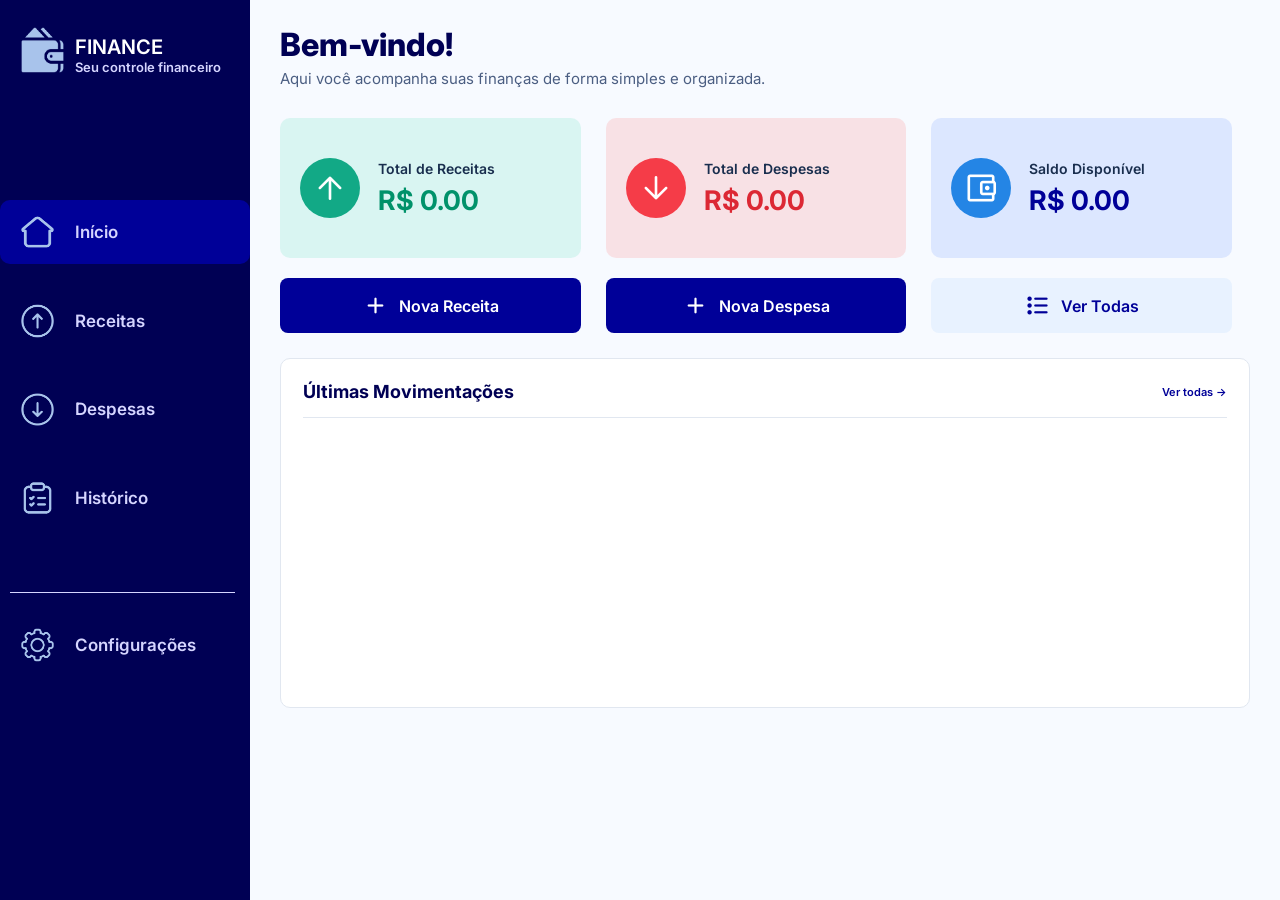
<file: index.html>
<!DOCTYPE html>
<html lang="pt-br" dir="ltr">
<head>
    <meta charset="utf-8" dir="ltr">
    <meta name="viewport" content="width=device-width,initial-scale=1.0">
    <title>Finance</title>
    <link rel="stylesheet" href="assets/css/index.css">
    <link rel="stylesheet" href="https://fonts.googleapis.com/css2?family=Material+Symbols+Rounded">
    <link rel="stylesheet" href="assets/css/tema.css">
    <link rel="stylesheet" href="assets/css/responsivo.css">
</head>
<body>
    <main>
        <section class="menu">
            <div class="top">
                <img src="assets/img/carteira-claro.png" alt="ícone carteira" width="45px" height="60px">
                <div class="texto">
                    <h1>FINANCE</h1>
                    <p>Seu controle financeiro</p>
                </div>
            </div>

            <nav>
                <a href="index.html" class="ativo">
                    <div class="botoes">
                        <img src="assets/img/home-claro.png" alt="ícone home" width="35px">
                        <p>Início</p>
                    </div>
                </a>

                <a href="receitas.html">
                    <div class="botoes">
                        <img src="assets/img/receita-claro.png" alt="ícone receita" width="35px">
                        <p>Receitas</p>
                    </div>
                </a>

                <a href="despesas.html">
                    <div class="botoes">
                        <img src="assets/img/despesa-claro.png" alt="ícone despesa" width="35px">
                        <p>Despesas</p>
                    </div>
                </a>

                <a href="historico.html">
                    <div class="botoes">
                        <img src="assets/img/historico-claro.png" alt="ícone histórico" width="35px">
                        <p>Histórico</p>
                    </div>
                </a>

                <div class="bottom">
                    <hr>
                    <a href="configuracoes.html">
                        <div class="botoes">
                            <img src="assets/img/configuracoes-claro.png" alt="ícone configurações" width="35px">
                            <p>Configurações</p>
                        </div>
                    </a>
                </div>
            </nav>
        </section>

        <section class="conteudo">
            <div class="cabecalho">
                <h1>Bem-vindo!</h1>
                <p>Aqui você acompanha suas finanças de forma simples e organizada.</p>
            </div>

            <div class="blocos">
                <div class="receitas">
                    <div class="icone receita-icone">
                        <span class="material-symbols-rounded">arrow_upward</span>
                    </div>
                    <div class="texto-bloco">
                        <p>Total de Receitas</p>
                        <h2 id="totalReceitas"></h2>
                    </div>
                </div>

                <div class="despesas">
                    <div class="icone despesa-icone">
                        <span class="material-symbols-rounded">arrow_downward</span>
                    </div>
                    <div class="texto-bloco">
                        <p>Total de Despesas</p>
                        <h2 id="totalDespesas"></h2>
                    </div>
                </div>

                <div class="saldo">
                    <div class="icone saldo-icone">
                        <span class="material-symbols-rounded">account_balance_wallet</span>
                    </div>
                    <div class="texto-bloco">
                        <p>Saldo Disponível</p>
                        <h2 id="saldo"></h2>
                    </div>
                </div>
            </div>

            <div class="botoes-home">
                <a href="cadastrar.html">
                    <div class="receita-home">
                        <span class="material-symbols-rounded">add</span>
                        <p>Nova Receita</p>
                    </div>
                </a>

                <a href="cadastrar.html">
                    <div class="despesa-home">
                        <span class="material-symbols-rounded">add</span>
                        <p>Nova Despesa</p>
                    </div>
                </a>

                <a href="historico.html">
                    <div class="vertodas">
                        <span class="material-symbols-rounded">format_list_bulleted</span>
                        <p>Ver Todas</p>
                    </div>
                </a>
            </div>

            <div class="movimentacoes">
                <div class="titulo-movimentacoes">
                    <h3>Últimas Movimentações</h3>
                    <a href="historico.html">Ver todas →</a>
                </div>
                <div id="movimentacoes"></div>
            </div>
        </section>
    </main>

    <script src="assets/js/tema.js"></script>
    <script src="assets/js/index.js"></script>
    <script>
        if(localStorage.getItem("temaClaro") == "false"){
            document.documentElement.classList.add("tema-escuro")
        }
    </script>
</body>
</html>
</file>
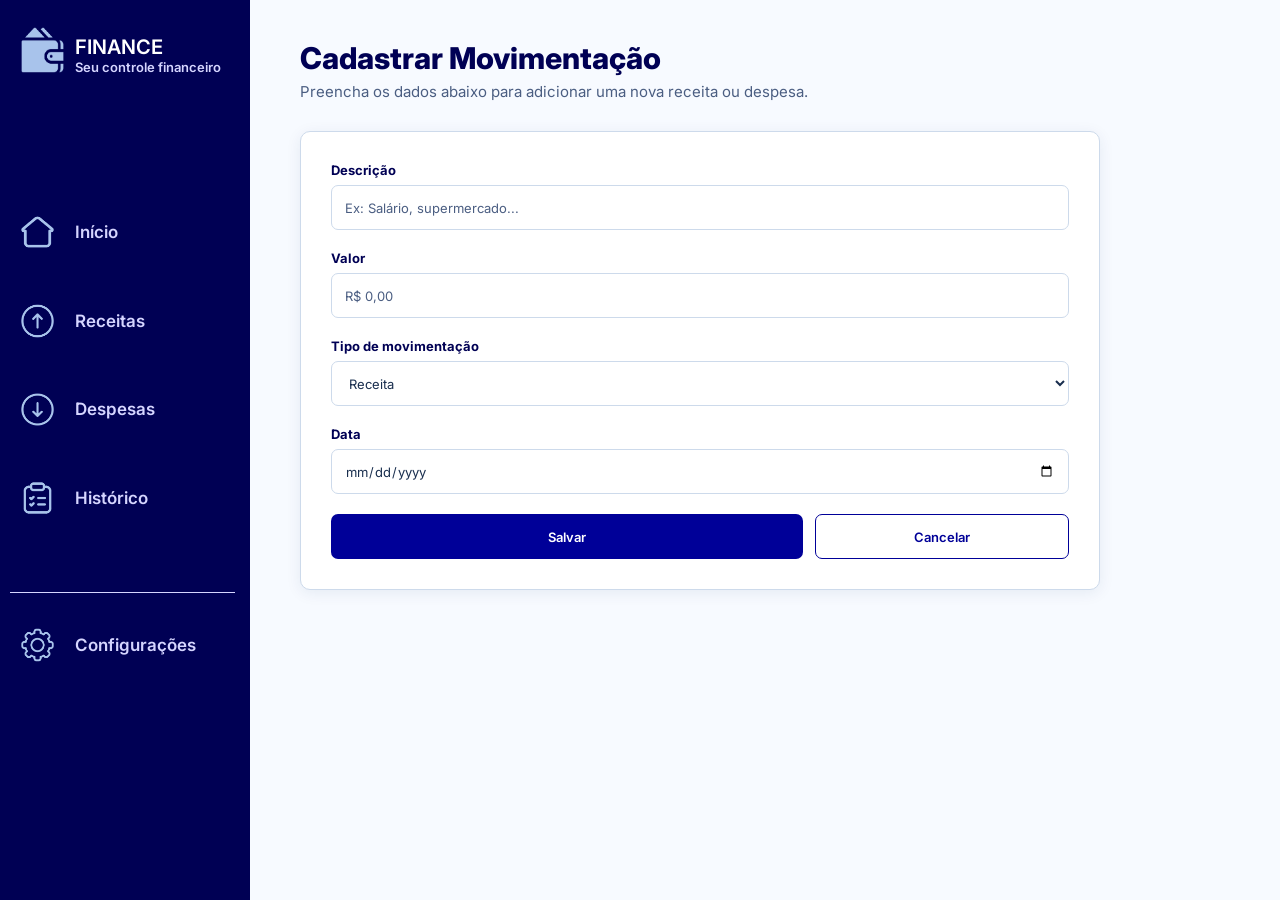
<file: cadastrar.html>
<!DOCTYPE html>
<html lang="pt-br" dir="ltr">
<head>
    <meta charset="utf-8" dir="ltr">
    <meta name="viewport" content="width=device-width,initial-scale=1.0">
    <title>Cadastrar</title>
    <link rel="stylesheet" href="assets/css/cadastrar.css">
    <link rel="stylesheet" href="assets/css/tema.css">
    <link rel="stylesheet" href="assets/css/responsivo.css">
</head>
<body>
    <main>
        <section class="menu">
            <div class="top">
                <img src="assets/img/carteira-claro.png" alt="ícone carteira" width="45px" height="60px">
                <div class="texto">
                    <h1>FINANCE</h1>
                    <p>Seu controle financeiro</p>
                </div>
            </div>

            <nav>
                <a href="index.html">
                    <div class="botoes">
                        <img src="assets/img/home-claro.png" alt="ícone home" width="35px">
                        <p>Início</p>
                    </div>
                </a>

                <a href="receitas.html">
                    <div class="botoes">
                        <img src="assets/img/receita-claro.png" alt="ícone receita" width="35px">
                        <p>Receitas</p>
                    </div>
                </a>

                <a href="despesas.html">
                    <div class="botoes">
                        <img src="assets/img/despesa-claro.png" alt="ícone despesa" width="35px">
                        <p>Despesas</p>
                    </div>
                </a>

                <a href="historico.html">
                    <div class="botoes">
                        <img src="assets/img/historico-claro.png" alt="ícone histórico" width="35px">
                        <p>Histórico</p>
                    </div>
                </a>

                <div class="bottom">
                    <hr>
                    <a href="configuracoes.html">
                        <div class="botoes">
                            <img src="assets/img/configuracoes-claro.png" alt="ícone configurações" width="35px">
                            <p>Configurações</p>
                        </div>
                    </a>
                </div>
            </nav>
        </section>

        <article class="conteudo">
            <div class="titulo">
                <h1>Cadastrar Movimentação</h1>
                <p>Preencha os dados abaixo para adicionar uma nova receita ou despesa.</p>
            </div>

            <form id="formMovimentacao">
                <div class="campo">
                    <label for="descricao">Descrição</label>
                    <input id="descricao" type="text" name="descricao" placeholder="Ex: Salário, supermercado..." required>
                </div>

                <div class="campo">
                    <label for="valor">Valor</label>
                    <input id="valor" type="number" name="valor" step="0.01" min="0.01" placeholder="R$ 0,00" required>
                </div>

                <div class="campo">
                    <label for="tipo">Tipo de movimentação</label>
                    <select id="tipo" name="tipo" required>
                        <option value="Receita">Receita</option>
                        <option value="Despesa">Despesa</option>
                    </select>
                </div>

                <div class="campo">
                    <label for="data">Data</label>
                    <input id="data" type="date" name="data" required>
                </div>

                <div class="botoes-form">
                    <button type="submit">Salvar</button>
                    <button type="reset">Cancelar</button>
                </div>
            </form>
        </article>
    </main>

    <script src="assets/js/tema.js"></script>
    <script src="assets/js/formulario.js"></script>
    <script>
        if(localStorage.getItem("temaClaro") == "false"){
            document.documentElement.classList.add("tema-escuro")
        }
    </script>
</body>
</html>
</file>
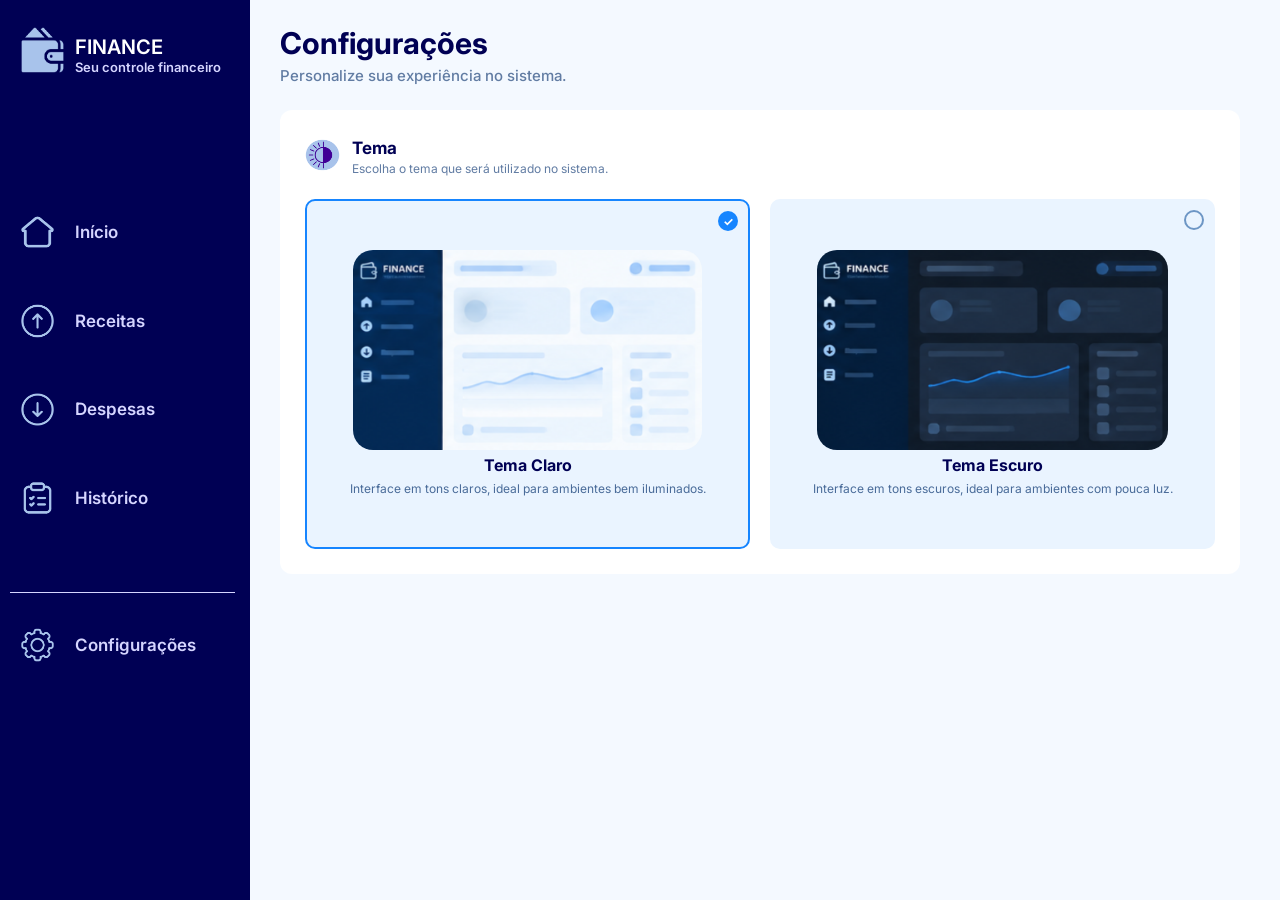
<file: configuracoes.html>
<!DOCTYPE html>
<html lang="pt-br" dir="ltr">
<head>
    <meta charset="UTF-8">
    <meta name="viewport" content="width=device-width, initial-scale=1.0">
    <title>Configurações</title>
    <link rel="stylesheet" href="assets/css/configuracoes.css">
    <link rel="stylesheet" href="assets/css/tema.css">
    <link rel="stylesheet" href="assets/css/responsivo.css">
</head>
<body>
    <section class="menu">
            <div class="top">
                <img src="assets/img/carteira-claro.png" alt="ícone carteira" width="45px" height="60px">
                <div class="texto"><h1>FINANCE</h1>
                <p>Seu controle financeiro</p></div>
            </div>
            <nav>
                <a href="index.html">
                    <div class="botoes">
                        <img src="assets/img/home-claro.png" alt="ícone home" width="35px">
                        <p>Início</p>
                    </div>
                </a>
                <a href="receitas.html">
                    <div class="botoes">
                        <img src="assets/img/receita-claro.png" alt="ícone seta para baixo" width="35px">
                        <p>Receitas</p>
                    </div>
                </a>
                <a href="despesas.html">
                    <div class="botoes">
                        <img src="assets/img/despesa-claro.png" alt="ícone seta para cima" width="35px">
                        <p>Despesas</p>
                    </div>
                </a>
                <a href="historico.html">
                    <div class="botoes">
                        <img src="assets/img/historico-claro.png" alt="ícone lista" width="35px">
                        <p>Histórico</p>
                    </div>
                </a>
                <div class="bottom">
                    <hr>
                    <a href="configuracoes.html">
                        <div class="botoes">
                            <img src="assets/img/configuracoes-claro.png" alt="ícone configurações" width="35px">
                            <p>Configurações</p>
                        </div>
                    </a>
                </div>
            </nav>
        </section>

        <h1>Configurações</h1>
        <h2>Personalize sua experiência no sistema.</h2>

        <section class="configuracoes">

            <div class="titulo-configuracao">

                <div class="icone-tema">
                    <img src="assets/img/tema.png" alt="ícone tema"/>
                </div>

                <div>
                    <h2>Tema</h2>

                    <p>Escolha o tema que será utilizado no sistema.</p>
                </div>

            </div>


            <div class="opcoes-tema">

                <button class="tema selecionado" onclick="selecionarTema(true)">
                    <img src="assets/img/tema-claro.png" alt="Tema claro">

                    <h3>Tema Claro</h3>

                    <p>
                        Interface em tons claros, ideal para
                        ambientes bem iluminados.
                    </p>
                </button>


                <button class="tema" onclick="selecionarTema(false)">
                    <img src="assets/img/tema-escuro.png" alt="Tema escuro">

                    <h3>Tema Escuro</h3>

                    <p>
                        Interface em tons escuros, ideal para
                        ambientes com pouca luz.
                    </p>
                </button>

            </div>
        </section>

        <script src="assets/js/tema.js"></script>
        <script src="assets/js/configuracoes.js" defer></script>
        <script>
            if(localStorage.getItem("temaClaro") == "false"){
                document.documentElement.classList.add("tema-escuro")
            }
        </script>

    
</body>
</html>
</file>
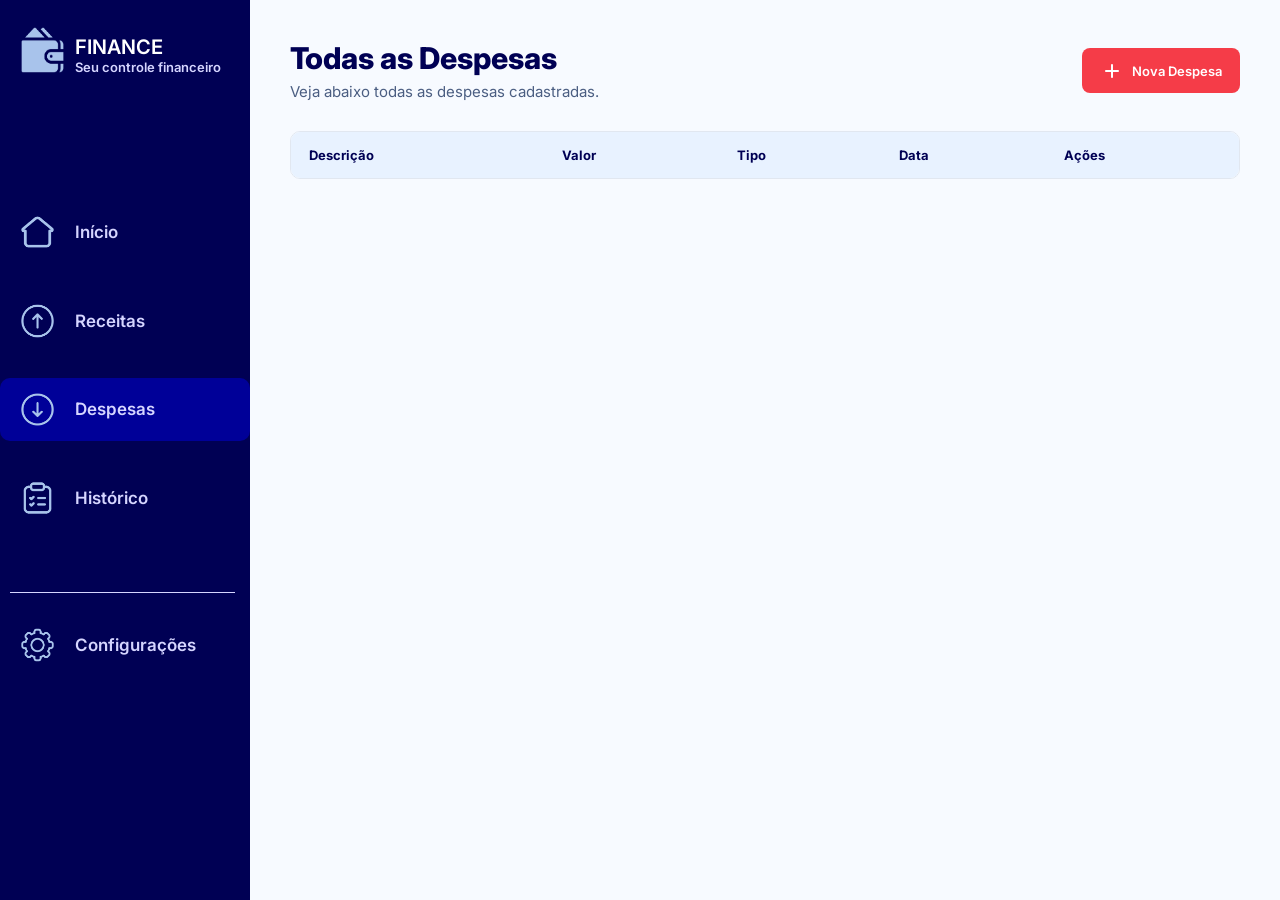
<file: despesas.html>
<!DOCTYPE html>
<html lang="pt-br">
<head>
    <meta charset="UTF-8">
    <meta name="viewport" content="width=device-width,initial-scale=1.0">
    <title>Despesas</title>
    <link rel="stylesheet" href="assets/css/despesas.css">
    <link rel="stylesheet" href="https://fonts.googleapis.com/css2?family=Material+Symbols+Rounded">
    <link rel="stylesheet" href="assets/css/tema.css">
    <link rel="stylesheet" href="assets/css/responsivo.css">
</head>
<body>
    <main>
        <section class="menu">
            <div class="top">
                <img src="assets/img/carteira-claro.png" alt="ícone carteira" width="45px" height="60px">
                <div class="texto">
                    <h1>FINANCE</h1>
                    <p>Seu controle financeiro</p>
                </div>
            </div>

            <nav>
                <a href="index.html">
                    <div class="botoes">
                        <img src="assets/img/home-claro.png" alt="ícone home" width="35px">
                        <p>Início</p>
                    </div>
                </a>

                <a href="receitas.html">
                    <div class="botoes">
                        <img src="assets/img/receita-claro.png" alt="ícone receita" width="35px">
                        <p>Receitas</p>
                    </div>
                </a>

                <a href="despesas.html" class="ativo">
                    <div class="botoes">
                        <img src="assets/img/despesa-claro.png" alt="ícone despesa" width="35px">
                        <p>Despesas</p>
                    </div>
                </a>

                <a href="historico.html">
                    <div class="botoes">
                        <img src="assets/img/historico-claro.png" alt="ícone histórico" width="35px">
                        <p>Histórico</p>
                    </div>
                </a>

                <div class="bottom">
                    <hr>
                    <a href="configuracoes.html">
                        <div class="botoes">
                            <img src="assets/img/configuracoes-claro.png" alt="ícone configurações" width="35px">
                            <p>Configurações</p>
                        </div>
                    </a>
                </div>
            </nav>
        </section>

        <section class="conteudo">
            <div class="cabecalho">
                <div>
                    <h1>Todas as Despesas</h1>
                    <p>Veja abaixo todas as despesas cadastradas.</p>
                </div>

                <a href="cadastrar.html" class="nova-despesa">
                    <span class="material-symbols-rounded">add</span>
                    <p>Nova Despesa</p>
                </a>
            </div>

            <div class="tabela">
                <table>
                    <thead>
                        <tr>
                            <td>Descrição</td>
                            <td>Valor</td>
                            <td>Tipo</td>
                            <td>Data</td>
                            <td>Ações</td>
                        </tr>
                    </thead>

                    <tbody id="tabelaDespesas"></tbody>
                </table>
            </div>
        </section>

        <div id="confirmacaoExcluir">
            <div class="caixaConfirmacao">
                <h2>Excluir movimentação</h2>
                <p>Tem certeza que deseja excluir?</p>

                <div class="botoesConfirmacao">
                    <button onclick="cancelarExclusao()">Cancelar</button>
                    <button onclick="confirmarExclusao()">Excluir</button>
                </div>
            </div>
        </div>
    </main>

    <script src="assets/js/tema.js"></script>
    <script src="assets/js/despesas.js"></script>
    <script>
        if(localStorage.getItem("temaClaro") == "false"){
            document.documentElement.classList.add("tema-escuro")
        }
    </script>
</body>
</html>
</file>
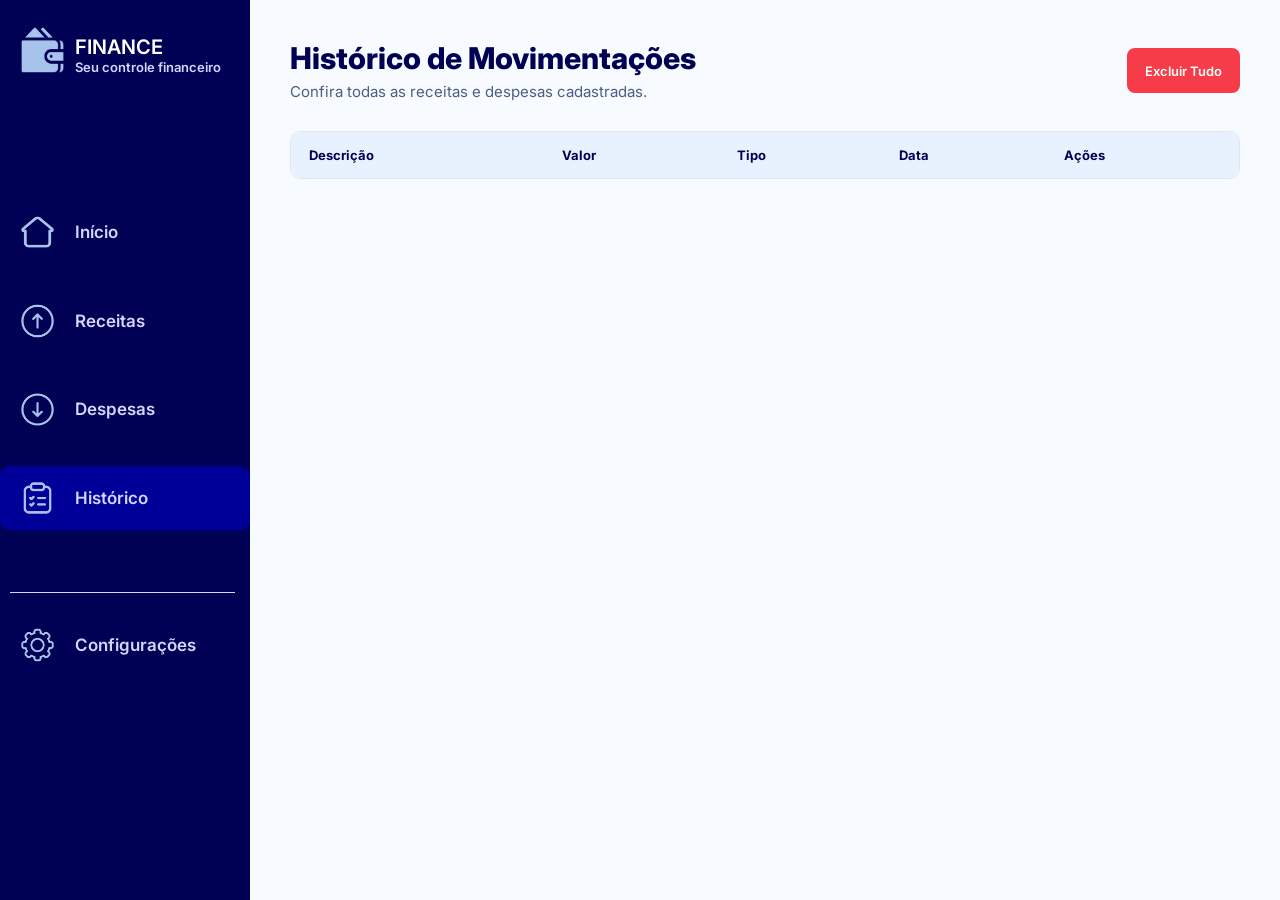
<file: historico.html>
<!DOCTYPE html>
<html lang="pt-br" dir="ltr">
<head>
    <meta charset="UTF-8">
    <meta name="viewport" content="width=device-width,initial-scale=1.0">
    <title>Histórico de Movimentações</title>
    <link rel="stylesheet" href="assets/css/historico.css">
    <link rel="stylesheet" href="assets/css/tema.css">
    <link rel="stylesheet" href="assets/css/responsivo.css">
</head>
<body>
    <main>
        <section class="menu">
            <div class="top">
                <img src="assets/img/carteira-claro.png" alt="ícone carteira" width="45px" height="60px">
                <div class="texto">
                    <h1>FINANCE</h1>
                    <p>Seu controle financeiro</p>
                </div>
            </div>

            <nav>
                <a href="index.html">
                    <div class="botoes">
                        <img src="assets/img/home-claro.png" alt="ícone home" width="35px">
                        <p>Início</p>
                    </div>
                </a>

                <a href="receitas.html">
                    <div class="botoes">
                        <img src="assets/img/receita-claro.png" alt="ícone receita" width="35px">
                        <p>Receitas</p>
                    </div>
                </a>

                <a href="despesas.html">
                    <div class="botoes">
                        <img src="assets/img/despesa-claro.png" alt="ícone despesa" width="35px">
                        <p>Despesas</p>
                    </div>
                </a>

                <a href="historico.html" class="ativo">
                    <div class="botoes">
                        <img src="assets/img/historico-claro.png" alt="ícone histórico" width="35px">
                        <p>Histórico</p>
                    </div>
                </a>

                <div class="bottom">
                    <hr>
                    <a href="configuracoes.html">
                        <div class="botoes">
                            <img src="assets/img/configuracoes-claro.png" alt="ícone configurações" width="35px">
                            <p>Configurações</p>
                        </div>
                    </a>
                </div>
            </nav>
        </section>

        <section class="conteudo">
            <div class="cabecalho">
                <div>
                    <h1>Histórico de Movimentações</h1>
                    <p>Confira todas as receitas e despesas cadastradas.</p>
                </div>
                <button class="excluir-tudo" onclick="mostrarConfirmacaoTudo()">Excluir Tudo</button>
            </div>

            <div class="tabela">
                <table>
                    <thead>
                        <tr>
                            <td>Descrição</td>
                            <td>Valor</td>
                            <td>Tipo</td>
                            <td>Data</td>
                            <td>Ações</td>
                        </tr>
                    </thead>

                    <tbody id="tabelaHistorico"></tbody>
                </table>
            </div>
        </section>
        <div id="confirmacaoExcluir">
            <div class="caixaConfirmacao">
                <h2>Excluir movimentação</h2>
                <p>Tem certeza que deseja excluir?</p>

                <div class="botoesConfirmacao">
                    <button onclick="cancelarExclusao()">Cancelar</button>
                    <button onclick="confirmarExclusao()">Excluir</button>
                </div>
            </div>
        </div>

        <div id="confirmacaoExcluirTudo">
            <div class="caixaConfirmacao">
                <h2>Excluir todas as movimentações</h2>
                <p>Tem certeza que deseja excluir tudo?</p>

                <div class="botoesConfirmacao">
                    <button onclick="cancelarExclusaoTudo()">Cancelar</button>
                    <button onclick="confirmarExclusaoTudo()">Excluir Tudo</button>
                </div>
            </div>
        </div>
    </main>

    <script src="assets/js/tema.js"></script>
    <script src="assets/js/historico.js"></script>
    <script>
        if(localStorage.getItem("temaClaro") == "false"){
            document.documentElement.classList.add("tema-escuro")
        }
    </script>
</body>
</html>
</file>
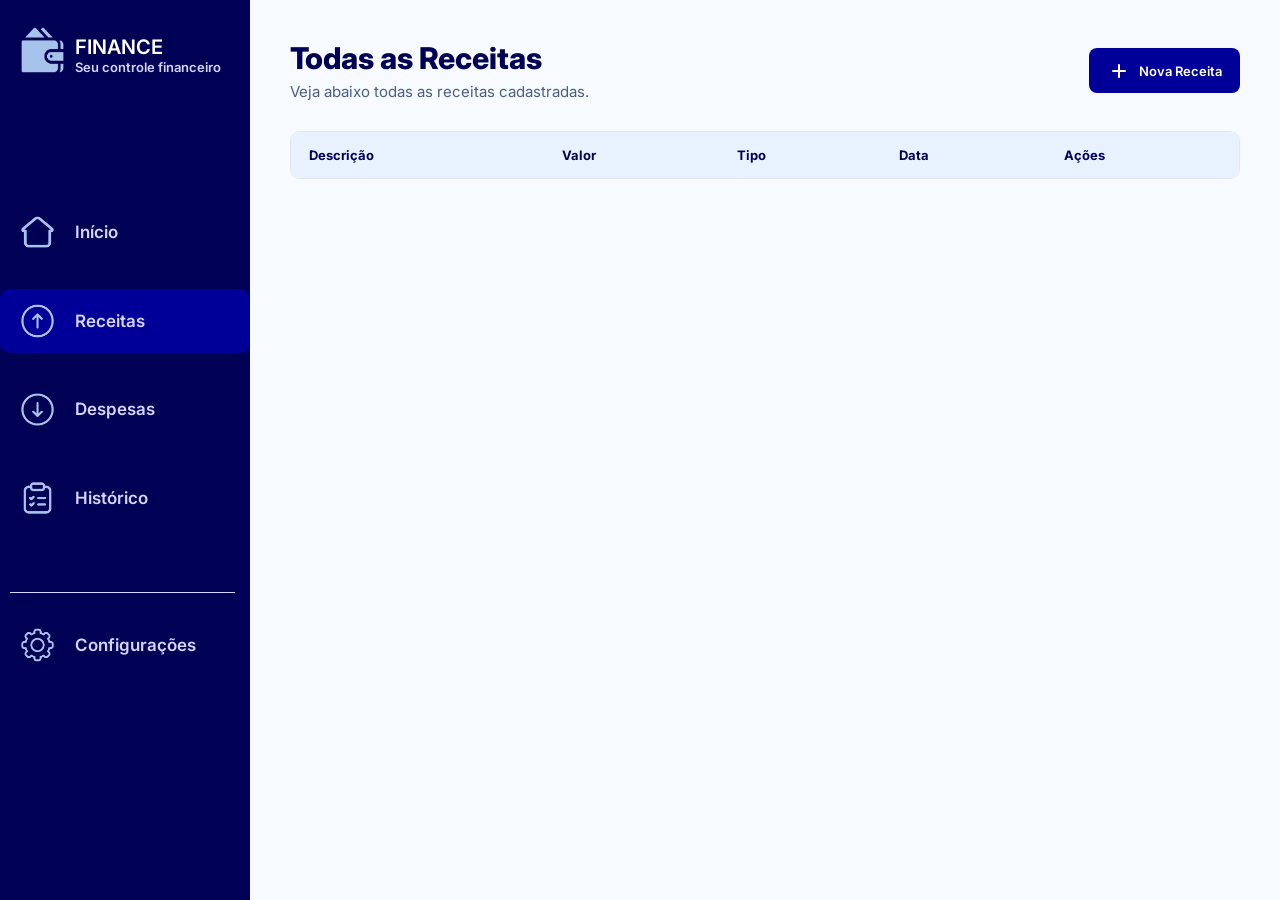
<file: receitas.html>
<!DOCTYPE html>
<html lang="pt-br">
<head>
    <meta charset="UTF-8">
    <meta name="viewport" content="width=device-width,initial-scale=1.0">
    <title>Receitas</title>
    <link rel="stylesheet" href="assets/css/receitas.css">
    <link rel="stylesheet" href="https://fonts.googleapis.com/css2?family=Material+Symbols+Rounded">
    <link rel="stylesheet" href="assets/css/tema.css">
    <link rel="stylesheet" href="assets/css/responsivo.css">
</head>
<body>
    <main>
        <section class="menu">
            <div class="top">
                <img src="assets/img/carteira-claro.png" alt="ícone carteira" width="45px" height="60px">
                <div class="texto">
                    <h1>FINANCE</h1>
                    <p>Seu controle financeiro</p>
                </div>
            </div>

            <nav>
                <a href="index.html">
                    <div class="botoes">
                        <img src="assets/img/home-claro.png" alt="ícone home" width="35px">
                        <p>Início</p>
                    </div>
                </a>

                <a href="receitas.html" class="ativo">
                    <div class="botoes">
                        <img src="assets/img/receita-claro.png" alt="ícone receita" width="35px">
                        <p>Receitas</p>
                    </div>
                </a>

                <a href="despesas.html">
                    <div class="botoes">
                        <img src="assets/img/despesa-claro.png" alt="ícone despesa" width="35px">
                        <p>Despesas</p>
                    </div>
                </a>

                <a href="historico.html">
                    <div class="botoes">
                        <img src="assets/img/historico-claro.png" alt="ícone histórico" width="35px">
                        <p>Histórico</p>
                    </div>
                </a>

                <div class="bottom">
                    <hr>
                    <a href="configuracoes.html">
                        <div class="botoes">
                            <img src="assets/img/configuracoes-claro.png" alt="ícone configurações" width="35px">
                            <p>Configurações</p>
                        </div>
                    </a>
                </div>
            </nav>
        </section>

        <section class="conteudo">
            <div class="cabecalho">
                <div>
                    <h1>Todas as Receitas</h1>
                    <p>Veja abaixo todas as receitas cadastradas.</p>
                </div>

                <a href="cadastrar.html" class="nova-receita">
                    <span class="material-symbols-rounded">add</span>
                    <p>Nova Receita</p>
                </a>
            </div>

            <div class="tabela">
                <table>
                    <thead>
                        <tr>
                            <td>Descrição</td>
                            <td>Valor</td>
                            <td>Tipo</td>
                            <td>Data</td>
                            <td>Ações</td>
                        </tr>
                    </thead>

                    <tbody id="tabelaReceitas"></tbody>
                </table>
            </div>
        </section>

        <div id="confirmacaoExcluir">
            <div class="caixaConfirmacao">
                <h2>Excluir movimentação</h2>
                <p>Tem certeza que deseja excluir?</p>

                <div class="botoesConfirmacao">
                    <button onclick="cancelarExclusao()">Cancelar</button>
                    <button onclick="confirmarExclusao()">Excluir</button>
                </div>
            </div>
        </div>
    </main>

    <script src="assets/js/tema.js"></script>
    <script src="assets/js/receitas.js"></script>
    <script>
        if(localStorage.getItem("temaClaro") == "false"){
            document.documentElement.classList.add("tema-escuro")
        }
    </script>
</body>
</html>
</file>
<file: assets/css/index.css>
@import url('https://fonts.googleapis.com/css2?family=Inter:ital,opsz,wght@0,14..32,100..900;1,14..32,100..900&display=swap');

*{
    margin:0;
    padding:0;
    box-sizing:border-box;
    text-decoration:none;
    font-family:"Inter";
}

:root{
    --azul-principal:rgb(0,0,84);
    --azul-secundario:rgb(213,213,255);
    --azul-terciario:rgb(0,0,152);
    --azul-claro:rgb(232,242,255);
    --azul-icone:rgb(36,133,229);
    --azul-texto:rgb(25,46,78);
    --azul-texto-claro:rgb(75,94,130);
    --azul-borda:rgb(225,231,240);
    --verde:rgb(18,169,134);
    --verde-texto:rgb(0,146,106);
    --verde-claro:rgba(0,207,145,.12);
    --vermelho:rgb(245,60,72);
    --vermelho-texto:rgb(220,40,52);
    --vermelho-claro:rgba(255,0,0,.10);
    --azul-card:rgba(0,76,255,.11);
    --branco:white;
    --fundo:rgb(247,250,255);
}

body{
    background-color:var(--fundo);
}

main{
    display:flex;
    gap:20px;
    min-height:100vh;
}

.menu{
    background-color:var(--azul-principal);
    display:flex;
    flex-direction:column;
    width:250px;
    min-height:100vh;
    padding-top:20px;
    padding-bottom:3.42%;
    flex-shrink:0;
}

.menu p{
    color:var(--azul-secundario);
}

.menu .top{
    display:flex;
    flex-direction:row;
    align-items:center;
    gap:10px;
    padding-left:20px;
}

.menu .top .texto{
    display:flex;
    flex-direction:column;
    margin-top:10px;
}

.menu h1{
    color:var(--branco);
    font-weight:600;
    font-size:20px;
}

.menu .top p{
    font-size:13px;
    font-weight:600;
}

.menu p{
    font-weight:600;
    font-size:17px;
}

nav{
    margin-top:120px;
    display:flex;
    flex-direction:column;
    gap:25px;
}

hr{
    max-width:90%;
    height:1px;
    background-color:var(--azul-secundario);
    border:0;
    margin-left:10px;
}

.menu nav .bottom{
    margin-top:37px;
    display:flex;
    flex-direction:column;
    gap:20px;
}

.botoes{
    display:flex;
    flex-direction:row;
    align-items:center;
    gap:20px;
    padding:10px 10px 10px 20px;
    border-radius:10px;
    transition:.3s all;
}

.menu nav .botoes:hover,.menu nav .ativo .botoes{
    background-color:var(--azul-terciario);
}

.conteudo{
    width:calc(100% - 270px);
    padding:25px 30px 30px 10px;
}

.cabecalho h1{
    color:var(--azul-principal);
    font-weight:800;
    font-size:32px;
}

.cabecalho p{
    color:var(--azul-texto-claro);
    font-size:15px;
    margin-top:5px;
}

.blocos{
    display:flex;
    gap:25px;
    margin-top:30px;
}

.receitas,.despesas,.saldo{
    width:31%;
    height:140px;
    border-radius:10px;
    padding:20px;
    display:flex;
    align-items:center;
    gap:18px;
}

.receitas{
    background-color:var(--verde-claro);
}

.despesas{
    background-color:var(--vermelho-claro);
}

.saldo{
    background-color:var(--azul-card);
}

.icone{
    width:60px;
    min-width:60px;
    height:60px;
    border-radius:50%;
    display:flex;
    align-items:center;
    justify-content:center;
    color:var(--branco);
}

.icone span{
    font-size:36px;
}

.receita-icone{
    background-color:var(--verde);
}

.despesa-icone{
    background-color:var(--vermelho);
}

.saldo-icone{
    background-color:var(--azul-icone);
}

.texto-bloco p{
    color:var(--azul-texto);
    font-weight:600;
    font-size:14px;
}

.texto-bloco h2{
    margin-top:7px;
    font-size:27px;
}

.receitas h2{
    color:var(--verde-texto);
}

.despesas h2{
    color:var(--vermelho-texto);
}

.saldo h2{
    color:var(--azul-terciario);
}

.botoes-home{
    display:flex;
    gap:25px;
    margin-top:20px;
}

.botoes-home>a{
    width:31%;
}

.receita-home,.despesa-home,.vertodas{
    height:55px;
    display:flex;
    align-items:center;
    justify-content:center;
    gap:10px;
    border-radius:8px;
    transition:.3s;
}

.receita-home,.despesa-home{
    background-color:var(--azul-terciario);
    color:var(--branco);
}

.vertodas{
    background-color:var(--azul-claro);
    color:var(--azul-terciario);
}

.receita-home p,.despesa-home p{
    color:var(--branco);
    font-weight:600;
}

.vertodas p{
    color:var(--azul-terciario);
    font-weight:600;
}

.receita-home span,.despesa-home span,.vertodas span{
    font-size:27px;
}

.receita-home:hover,.despesa-home:hover{
    background-color:var(--azul-principal);
}

.vertodas:hover{
    background-color:var(--azul-secundario);
}

.movimentacoes{
    width:100%;
    min-height:350px;
    margin-top:25px;
    padding:22px;
    background-color:var(--branco);
    border:1px solid var(--azul-borda);
    border-radius:10px;
}

.titulo-movimentacoes{
    display:flex;
    align-items:center;
    justify-content:space-between;
    padding-bottom:15px;
    border-bottom:1px solid var(--azul-borda);
}

.titulo-movimentacoes h3{
    color:var(--azul-principal);
    font-size:18px;
}

.titulo-movimentacoes a{
    color:var(--azul-terciario);
    font-size:11px;
    font-weight:600;
}

#movimentacoes{
    width:100%;
}

.movimento{
    min-height:65px;
    display:flex;
    align-items:center;
    gap:12px;
    border-bottom:1px solid var(--azul-borda);
}

.movimento-icone{
    width:38px;
    min-width:38px;
    height:38px;
    border-radius:50%;
    display:flex;
    align-items:center;
    justify-content:center;
    color:var(--branco);
}

.movimento-icone span{
    font-size:23px;
}

.movimento-receita{
    background-color:var(--verde);
}

.movimento-despesa{
    background-color:var(--vermelho);
}

.movimento-texto{
    flex:1;
}

.movimento-texto h4{
    color:var(--azul-texto);
    font-size:13px;
}

.movimento-texto p{
    color:var(--azul-texto-claro);
    font-size:11px;
    margin-top:3px;
}

.valor-receita{
    color:var(--verde-texto);
    font-size:13px;
}

.valor-despesa{
    color:var(--vermelho-texto);
    font-size:13px;
}

@media(max-width:1100px){
    .blocos{
        flex-wrap:wrap;
    }

    .receitas,.despesas,.saldo{
        width:47%;
    }

    .botoes-home{
        flex-wrap:wrap;
    }

    .botoes-home>a{
        width:47%;
    }
}
</file>
<file: assets/css/tema.css>
:root{
    --escuro-fundo:rgb(14,16,22);
    --escuro-card:rgb(24,27,35);
    --escuro-menu:rgb(7,9,14);
    --escuro-menu-hover:rgb(22,55,105);
    --escuro-texto:rgb(238,242,250);
    --escuro-texto-claro:rgb(158,171,194);
    --escuro-borda:rgb(48,54,67);
    --escuro-azul:rgb(77,145,255);
    --escuro-azul-claro:rgb(27,40,61);
    --escuro-input:rgb(18,21,28);
    --escuro-verde-card:rgba(18,169,134,.15);
    --escuro-vermelho-card:rgba(245,60,72,.15);
    --escuro-azul-card:rgba(36,133,229,.16);
    --escuro-modal:rgba(0,0,0,.65);
}

body,.menu,.tabela,.movimentacoes,form,.configuracoes,.tema,.campo input,.campo select,.receitas,.despesas,.saldo,.caixaConfirmacao{
    transition:background-color .3s,color .3s,border-color .3s;
}

body.tema-escuro{
    background-color:var(--escuro-fundo);
    color:var(--escuro-texto);
}

body.tema-escuro .menu{
    background-color:var(--escuro-menu);
}

body.tema-escuro .menu nav .botoes:hover,
body.tema-escuro .menu nav .ativo .botoes{
    background-color:var(--escuro-menu-hover);
}

body.tema-escuro .menu p,
body.tema-escuro .menu .top p{
    color:var(--escuro-texto-claro);
}

body.tema-escuro .menu h1{
    color:var(--escuro-texto);
}

body.tema-escuro hr{
    background-color:var(--escuro-borda);
}

body.tema-escuro .cabecalho h1,
body.tema-escuro .titulo h1,
body.tema-escuro body>h1,
body.tema-escuro>h1,
body.tema-escuro .titulo-configuracao h2,
body.tema-escuro .tema h3,
body.tema-escuro .titulo-movimentacoes h3,
body.tema-escuro .texto-bloco p,
body.tema-escuro .campo label,
body.tema-escuro .caixaConfirmacao h2{
    color:var(--escuro-texto);
}

body.tema-escuro .cabecalho p,
body.tema-escuro .titulo p,
body.tema-escuro>h2,
body.tema-escuro .titulo-configuracao p,
body.tema-escuro .tema p,
body.tema-escuro .movimento-texto p,
body.tema-escuro .caixaConfirmacao p{
    color:var(--escuro-texto-claro);
}

body.tema-escuro .movimentacoes,
body.tema-escuro .tabela,
body.tema-escuro form,
body.tema-escuro .configuracoes,
body.tema-escuro .caixaConfirmacao{
    background-color:var(--escuro-card);
    border-color:var(--escuro-borda);
}

body.tema-escuro thead{
    background-color:var(--escuro-azul-claro);
}

body.tema-escuro thead td{
    color:var(--escuro-texto);
}

body.tema-escuro tbody td,
body.tema-escuro .movimento-texto h4{
    color:var(--escuro-texto);
    border-color:var(--escuro-borda);
}

body.tema-escuro tbody tr:hover{
    background-color:var(--escuro-input);
}

body.tema-escuro .titulo-movimentacoes,
body.tema-escuro .movimento{
    border-color:var(--escuro-borda);
}

body.tema-escuro .titulo-movimentacoes a,
body.tema-escuro .vertodas,
body.tema-escuro .vertodas p{
    color:var(--escuro-azul);
}

body.tema-escuro .vertodas{
    background-color:var(--escuro-azul-claro);
}

body.tema-escuro .receitas{
    background-color:var(--escuro-verde-card);
}

body.tema-escuro .despesas{
    background-color:var(--escuro-vermelho-card);
}

body.tema-escuro .saldo{
    background-color:var(--escuro-azul-card);
}

body.tema-escuro .saldo h2{
    color:var(--escuro-azul);
}

body.tema-escuro .campo input,
body.tema-escuro .campo select{
    background-color:var(--escuro-input);
    color:var(--escuro-texto);
    border-color:var(--escuro-borda);
    color-scheme:dark;
}

body.tema-escuro .campo input::placeholder{
    color:var(--escuro-texto-claro);
}

body.tema-escuro .botoes-form button:last-child{
    background-color:var(--escuro-card);
    color:var(--escuro-azul);
    border-color:var(--escuro-azul);
}

body.tema-escuro .tema{
    background-color:var(--escuro-input);
    color:var(--escuro-texto);
}

body.tema-escuro .tema:hover,
body.tema-escuro .tema.selecionado{
    border-color:var(--escuro-azul);
}

body.tema-escuro .tema.selecionado::after{
    background-color:var(--escuro-azul);
}

body.tema-escuro .tema:not(.selecionado)::after{
    border-color:var(--escuro-texto-claro);
}

body.tema-escuro #confirmacaoExcluir,
body.tema-escuro #confirmacaoExcluirTudo{
    background-color:var(--escuro-modal);
}

body.tema-escuro .botoesConfirmacao button:first-child{
    background-color:var(--escuro-azul-claro);
    color:var(--escuro-azul);
}

body.tema-escuro .receita-home,
body.tema-escuro .despesa-home,
body.tema-escuro .nova-receita,
body.tema-escuro .botoes-form button:first-child{
    background-color:var(--escuro-azul);
}

body.tema-escuro .receita-home:hover,
body.tema-escuro .despesa-home:hover,
body.tema-escuro .nova-receita:hover,
body.tema-escuro .botoes-form button:first-child:hover{
    background-color:var(--escuro-menu-hover);
}

body.tema-escuro .botoes-form button:last-child:hover{
    background-color:var(--escuro-azul-claro);
}

body.tema-escuro .nova-receita p,
body.tema-escuro .nova-receita span,
body.tema-escuro .nova-despesa p,
body.tema-escuro .nova-despesa span{
    color:var(--escuro-texto);
}
</file>
<file: assets/css/responsivo.css>
@media(max-width:900px){
    html,body{
        width:100%;
        max-width:100%;
        overflow-x:hidden;
    }

    main{
        width:100%;
        min-height:100vh;
        display:flex;
        flex-direction:column;
        gap:0!important;
    }

    .menu{
        position:static!important;
        width:100%!important;
        min-width:100%!important;
        max-width:100%!important;
        height:auto!important;
        min-height:auto!important;
        padding:12px 12px 10px!important;
    }

    .menu .top{
        width:100%;
        padding-left:0!important;
        margin:0!important;
        display:flex;
        justify-content:center;
        align-items:center;
        gap:8px!important;
    }

    .menu .top img{
        width:38px!important;
        height:42px!important;
        object-fit:contain;
    }

    .menu .top .texto{
        margin-top:0!important;
    }

    .menu h1{
        font-size:18px!important;
        line-height:1.1;
    }

    .menu .top p{
        font-size:10px!important;
        line-height:1.2;
    }

    nav{
        width:100%!important;
        margin-top:14px!important;
        display:grid!important;
        grid-template-columns:repeat(5,minmax(0,1fr));
        align-items:stretch;
        gap:3px!important;
        overflow:visible!important;
        padding:0!important;
    }

    .menu nav>a,
    .menu nav .bottom>a{
        width:100%!important;
        min-width:0!important;
    }

    .menu nav .bottom{
        display:contents!important;
        margin:0!important;
    }

    .menu nav .bottom hr{
        display:none!important;
    }

    .botoes{
        width:100%!important;
        min-width:0!important;
        height:68px;
        padding:7px 2px!important;
        gap:5px!important;
        display:flex!important;
        flex-direction:column!important;
        align-items:center!important;
        justify-content:center!important;
        text-align:center;
        border-radius:8px!important;
    }

    .botoes img{
        width:23px!important;
        height:23px!important;
        object-fit:contain;
    }

    .menu .botoes p{
        width:100%;
        font-size:9px!important;
        line-height:1.1;
        white-space:normal!important;
        overflow-wrap:normal;
    }

    .conteudo{
        width:100%!important;
        max-width:100%!important;
        padding:22px 16px 28px!important;
        margin:0!important;
    }

    .cabecalho{
        width:100%;
        display:flex;
        flex-direction:column;
        align-items:flex-start!important;
        gap:14px;
    }

    .cabecalho h1,
    .titulo h1{
        font-size:26px!important;
        line-height:1.15;
    }

    .cabecalho p,
    .titulo p{
        font-size:14px!important;
        line-height:1.45;
    }

    .blocos{
        width:100%;
        display:flex;
        flex-direction:column;
        gap:12px!important;
        margin-top:22px!important;
    }

    .receitas,.despesas,.saldo{
        width:100%!important;
        min-width:0!important;
        height:auto!important;
        min-height:105px;
        padding:16px!important;
        gap:14px!important;
    }

    .icone{
        width:52px!important;
        min-width:52px!important;
        height:52px!important;
    }

    .icone span{
        font-size:31px!important;
    }

    .texto-bloco p{
        font-size:13px!important;
    }

    .texto-bloco h2{
        font-size:23px!important;
    }

    .botoes-home{
        width:100%;
        display:flex;
        flex-direction:column;
        gap:10px!important;
        margin-top:14px!important;
    }

    .botoes-home>a{
        width:100%!important;
    }

    .receita-home,.despesa-home,.vertodas{
        width:100%!important;
        height:50px!important;
    }

    .movimentacoes{
        width:100%!important;
        min-height:0!important;
        padding:16px!important;
        margin-top:18px!important;
    }

    .titulo-movimentacoes{
        gap:10px;
    }

    .titulo-movimentacoes h3{
        font-size:16px!important;
    }

    .titulo-movimentacoes a{
        white-space:nowrap;
    }

    .movimento{
        min-height:68px!important;
        gap:8px!important;
    }

    .movimento-icone{
        width:34px!important;
        min-width:34px!important;
        height:34px!important;
    }

    .valor-receita,.valor-despesa{
        white-space:nowrap;
        font-size:11px!important;
    }


    .excluir-tudo{
        width:100%!important;
        height:48px!important;
    }

    .nova-receita,.nova-despesa{
        width:100%!important;
        height:48px!important;
    }

    .tabela{
        width:100%!important;
        max-width:100%!important;
        min-width:0!important;
        margin-top:22px!important;
        overflow-x:auto!important;
        -webkit-overflow-scrolling:touch;
    }

    table{
        width:100%;
        min-width:620px;
    }

    thead td,
    tbody td{
        padding:12px 14px!important;
    }

    form{
        width:100%!important;
        max-width:100%!important;
        margin-top:22px!important;
        padding:20px!important;
    }

    .campo input,.campo select{
        width:100%!important;
        font-size:16px!important;
    }

    .botoes-form{
        display:flex;
        flex-direction:column;
        gap:10px!important;
    }

    .botoes-form button:first-child,
    .botoes-form button:last-child{
        width:100%!important;
    }

    body>h1,
    body>h2,
    .configuracoes{
        margin-left:0!important;
    }

    body>h1{
        padding:22px 16px 0!important;
        margin-bottom:0!important;
        font-size:26px!important;
        line-height:1.15;
    }

    body>h2{
        margin:6px 16px 0!important;
        font-size:14px!important;
        line-height:1.45;
    }

    .configuracoes{
        width:calc(100% - 32px)!important;
        margin:22px 16px!important;
        padding:16px!important;
    }

    .titulo-configuracao{
        align-items:flex-start!important;
        gap:10px!important;
    }

    .opcoes-tema{
        display:flex!important;
        flex-direction:column!important;
        gap:14px!important;
    }

    .tema{
        width:100%!important;
        height:auto!important;
        min-height:0!important;
        padding:14px!important;
    }

    .tema img{
        width:100%!important;
        max-width:420px;
        height:auto!important;
        max-height:none!important;
        object-fit:contain!important;
    }

    .caixaConfirmacao{
        width:calc(100% - 32px)!important;
        max-width:380px!important;
        padding:24px!important;
    }
}

@media(max-width:430px){
    .menu{
        padding-left:8px!important;
        padding-right:8px!important;
    }

    nav{
        gap:2px!important;
    }

    .botoes{
        height:64px;
        padding:6px 1px!important;
    }

    .botoes img{
        width:22px!important;
        height:22px!important;
    }

    .menu .botoes p{
        font-size:8.5px!important;
    }

    .conteudo{
        padding-left:14px!important;
        padding-right:14px!important;
    }

    .cabecalho h1,
    .titulo h1,
    body>h1{
        font-size:24px!important;
    }

    .titulo-movimentacoes{
        align-items:flex-start!important;
    }

    .titulo-movimentacoes h3{
        max-width:65%;
    }

    table{
        min-width:580px;
    }
}
</file>
<file: assets/css/cadastrar.css>
@import url('https://fonts.googleapis.com/css2?family=Inter:ital,opsz,wght@0,14..32,100..900;1,14..32,100..900&display=swap');

*{
    margin:0;
    padding:0;
    box-sizing:border-box;
    text-decoration:none;
    font-family:"Inter";
}

:root{
    --azul-principal:rgb(0,0,84);
    --azul-secundario:rgb(213,213,255);
    --azul-terciario:rgb(0,0,152);
    --azul-claro:rgb(232,242,255);
    --azul-texto:rgb(25,46,78);
    --azul-texto-claro:rgb(75,94,130);
    --azul-borda:rgb(205,218,235);
    --branco:rgb(255,255,255);
    --fundo:rgb(247,250,255);
    --sombra:rgba(0,48,100,.08);
}

body{
    background-color:var(--fundo);
}

main{
    display:flex;
    min-height:100vh;
}

.menu{
    background-color:var(--azul-principal);
    display:flex;
    flex-direction:column;
    width:250px;
    min-width:250px;
    min-height:100vh;
    padding-top:20px;
    padding-bottom:3.42%;
}

.menu p{
    color:var(--azul-secundario);
}

.menu .top{
    display:flex;
    flex-direction:row;
    align-items:center;
    gap:10px;
    padding-left:20px;
}

.menu .top .texto{
    display:flex;
    flex-direction:column;
    margin-top:10px;
}

.menu h1{
    color:var(--branco);
    font-weight:600;
    font-size:20px;
}

.menu .top p{
    font-size:13px;
    font-weight:600;
}

.menu p{
    font-weight:600;
    font-size:17px;
}

nav{
    margin-top:120px;
    display:flex;
    flex-direction:column;
    gap:25px;
}

hr{
    max-width:90%;
    height:1px;
    background-color:var(--azul-secundario);
    border:0;
    margin-left:10px;
}

.menu nav .bottom{
    margin-top:37px;
    display:flex;
    flex-direction:column;
    gap:20px;
}

.botoes{
    display:flex;
    flex-direction:row;
    align-items:center;
    gap:20px;
    padding:10px 10px 10px 20px;
    border-radius:10px;
    transition:.3s all;
}

.menu nav .botoes:hover{
    background-color:var(--azul-terciario);
}

.conteudo{
    flex:1;
    padding:40px 50px;
}

.titulo{
    width:100%;
}

.titulo h1{
    color:var(--azul-principal);
    font-size:30px;
    font-weight:800;
}

.titulo p{
    color:var(--azul-texto-claro);
    font-size:15px;
    margin-top:6px;
}

form{
    width:100%;
    max-width:800px;
    margin-top:30px;
    padding:30px;
    background-color:var(--branco);
    border:1px solid var(--azul-borda);
    border-radius:10px;
    box-shadow:0 3px 15px var(--sombra);
}

.campo{
    display:flex;
    flex-direction:column;
    gap:7px;
    margin-bottom:20px;
}

.campo label{
    color:var(--azul-principal);
    font-size:13px;
    font-weight:700;
}

.campo input,.campo select{
    width:100%;
    height:45px;
    padding:0 13px;
    background-color:var(--branco);
    color:var(--azul-texto);
    border:1px solid var(--azul-borda);
    border-radius:7px;
    outline:none;
    font-size:13px;
}

.campo input::placeholder{
    color:var(--azul-texto-claro);
}

.campo input:focus,.campo select:focus{
    border-color:var(--azul-terciario);
}

.botoes-form{
    display:flex;
    gap:12px;
    margin-top:5px;
}

.botoes-form button{
    height:45px;
    border-radius:7px;
    font-size:13px;
    font-weight:600;
    cursor:pointer;
    transition:.3s;
}

.botoes-form button:first-child{
    width:65%;
    border:0;
    background-color:var(--azul-terciario);
    color:var(--branco);
}

.botoes-form button:last-child{
    width:35%;
    background-color:var(--branco);
    color:var(--azul-terciario);
    border:1px solid var(--azul-terciario);
}

.botoes-form button:first-child:hover{
    background-color:var(--azul-principal);
}

.botoes-form button:last-child:hover{
    background-color:var(--azul-claro);
}
</file>
<file: assets/css/configuracoes.css>
@import url('https://fonts.googleapis.com/css2?family=Inter:ital,opsz,wght@0,14..32,100..900;1,14..32,100..900&display=swap');
* {
    margin: 0;
    padding: 0;
    box-sizing: border-box;
    text-decoration: none;
    font-family: "Inter";
}

:root {
    --azul-principal: rgb(0, 0, 84);
    --azul-secundario: rgb(213, 213, 255);
    --azul-terciario: rgb(0, 0, 152);
}

main {
    display: flex;
    gap: 20px;
}

.menu {
    background-color: var(--azul-principal);
    display: flex;
    flex-direction: column;
    width: 250px;
    padding-top: 20px;
    padding-bottom: 3.42%
}

.menu p {
    color: var(--azul-secundario);
}

.menu .top {
    display: flex;
    flex-direction: row;
    align-items: center;
    gap: 10px;
    padding-left: 20px;
}

.menu .top .texto {
    display: flex;
    flex-direction: column;
    margin-top: 10px;
    gap: -10px;
}

.menu h1 {
    color: white;
    font-weight: 600;
    font-size: 20px;
}

.menu .top p {
    font-size: 13px;
    font-weight: 600;
}

.menu p {
    font-weight: 600;
    font-size: 17px;
}

nav {
    margin-top: 120px;
    display: flex;
    flex-direction: column;
    gap: 25px;
}

hr {
    max-width: 90%;
    height: 1px;
    background-color: var(--azul-secundario);
    border: 0px;
    margin-left: 10px;
}

.menu nav .bottom {
    margin-top: 37px;
    display: flex;
    flex-direction: column;
    gap: 20px;
}

.botoes {
    display: flex;
    flex-direction: row;
    align-items: center;
    gap: 20px;
    padding: 10px 10px 10px 20px;
    border-radius: 10px;
    transition: 0.3s all;
}

.menu nav .botoes:hover {
    background-color: var(--azul-terciario);
    padding: 10px 10px 10px 20px;
    border-radius: 10px;
    transition: 0.3s all;
}

body {
    background-color: #f4f9ff;
    min-height: 100vh;
}

body > h1 {
    margin-left: 280px;
    padding-top: 25px;
    color: var(--azul-principal);
    font-size: 30px;
    font-weight: 700;
}

body > h2 {
    margin-left: 280px;
    margin-top: 5px;
    color: #617ca3;
    font-size: 15px;
    font-weight: 500;
}


.configuracoes {
    margin-left: 280px;
    margin-top: 25px;
    width: calc(100% - 320px);
    background-color: white;
    border-radius: 12px;
    padding: 25px;
}

.titulo-configuracao {
    display: flex;
    align-items: center;
    gap: 12px;
    margin-bottom: 20px;
}

.titulo-configuracao h2 {
    color: var(--azul-principal);
    font-size: 17px;
    font-weight: 700;
}

.titulo-configuracao p {
    color: #617ca3;
    font-size: 12px;
    font-weight: 400;
    margin-top: 3px;
}


.icone-tema img {
    width: 35px;
    height: 40px;
}


.opcoes-tema {
    display: flex;
    gap: 20px;
    width: 100%;
}

.tema {
    position: relative;
    width: 50%;
    height: 350px;
    padding: 15px;
    border: 1px solid transparent;
    border-radius: 10px;
    background-color: #eaf4ff;
    cursor: pointer;
    text-align: center;
    transition: 0.2s;
}

.tema:hover {
    border-color: #1685ff;
}

.tema.selecionado {
    border: 2px solid #1685ff;
}

.tema img {
    width: 85%;
    height: 200px;
    display: block;
    margin: 0 auto 5px;
    border-radius: 20px;
}

.tema h3 {
    color: var(--azul-principal);
    font-size: 16px;
    font-weight: 700;
    margin-bottom: 6px;
}

.tema p {
    color: #496b99;
    font-size: 12px;
    font-weight: 400;
    line-height: 1.4;
}

.tema:not(.selecionado)::after {
    content: "";
    position: absolute;
    top: 10px;
    right: 10px;
    width: 16px;
    height: 16px;
    border: 2px solid #6d96c5;
    border-radius: 50%;
}



.tema.selecionado::after {
    content: "✓";
    position: absolute;
    top: 10px;
    right: 10px;
    width: 20px;
    height: 20px;
    background-color: #1685ff;
    color: white;
    border-radius: 50%;
    display: flex;
    align-items: center;
    justify-content: center;
    font-size: 12px;
    font-weight: bold;
}

.menu {
    position: fixed;
    top: 0;
    left: 0;
    width: 250px;
    height: 100vh;
    padding-top: 20px;
}

body > h1,
body > h2,
.configuracoes {
    margin-left: 280px;
}
</file>
<file: assets/css/despesas.css>
@import url('https://fonts.googleapis.com/css2?family=Inter:ital,opsz,wght@0,14..32,100..900;1,14..32,100..900&display=swap');

*{
    margin:0;
    padding:0;
    box-sizing:border-box;
    text-decoration:none;
    font-family:"Inter";
}

:root{
    --azul-principal:rgb(0,0,84);
    --azul-secundario:rgb(213,213,255);
    --azul-terciario:rgb(0,0,152);
    --azul-claro:rgb(232,242,255);
    --azul-texto:rgb(25,46,78);
    --azul-texto-claro:rgb(75,94,130);
    --azul-borda:rgb(225,231,240);
    --vermelho:rgb(245,60,72);
    --vermelho-escuro:rgb(220,40,52);
    --branco:rgb(255,255,255);
    --fundo:rgb(247,250,255);
    --fundo-modal:rgba(0,0,0,.45);
}

body{
    background-color:var(--fundo);
}

main{
    display:flex;
    min-height:100vh;
}

.menu{
    background-color:var(--azul-principal);
    display:flex;
    flex-direction:column;
    width:250px;
    min-height:100vh;
    padding-top:20px;
    padding-bottom:3.42%;
    flex-shrink:0;
}

.menu p{
    color:var(--azul-secundario);
}

.menu .top{
    display:flex;
    flex-direction:row;
    align-items:center;
    gap:10px;
    padding-left:20px;
}

.menu .top .texto{
    display:flex;
    flex-direction:column;
    margin-top:10px;
}

.menu h1{
    color:var(--branco);
    font-weight:600;
    font-size:20px;
}

.menu .top p{
    font-size:13px;
    font-weight:600;
}

.menu p{
    font-weight:600;
    font-size:17px;
}

nav{
    margin-top:120px;
    display:flex;
    flex-direction:column;
    gap:25px;
}

hr{
    max-width:90%;
    height:1px;
    background-color:var(--azul-secundario);
    border:0;
    margin-left:10px;
}

.menu nav .bottom{
    margin-top:37px;
    display:flex;
    flex-direction:column;
    gap:20px;
}

.botoes{
    display:flex;
    flex-direction:row;
    align-items:center;
    gap:20px;
    padding:10px 10px 10px 20px;
    border-radius:10px;
    transition:.3s all;
}

.menu nav .botoes:hover,.menu nav .ativo .botoes{
    background-color:var(--azul-terciario);
}

.conteudo{
    width:calc(100% - 250px);
    padding:40px;
}

.cabecalho{
    display:flex;
    align-items:center;
    justify-content:space-between;
}

.cabecalho h1{
    color:var(--azul-principal);
    font-size:30px;
    font-weight:800;
}

.cabecalho>div>p{
    color:var(--azul-texto-claro);
    font-size:15px;
    margin-top:6px;
}

.nova-despesa{
    height:45px;
    padding:0 18px;
    background-color:var(--vermelho);
    border-radius:8px;
    display:flex;
    align-items:center;
    justify-content:center;
    gap:8px;
    transition:.3s;
}

.nova-despesa span{
    color:var(--branco);
    font-size:24px;
}

.nova-despesa p{
    color:var(--branco);
    font-size:13px;
    font-weight:600;
}

.nova-despesa:hover{
    background-color:var(--vermelho-escuro);
}

.tabela{
    width:100%;
    margin-top:30px;
    background-color:var(--branco);
    border:1px solid var(--azul-borda);
    border-radius:10px;
    overflow:hidden;
}

table{
    width:100%;
    border-collapse:collapse;
}

thead{
    background-color:var(--azul-claro);
}

thead td{
    padding:15px 18px;
    color:var(--azul-principal);
    font-size:13px;
    font-weight:700;
}

tbody td{
    padding:15px 18px;
    color:var(--azul-texto);
    font-size:12px;
    border-top:1px solid var(--azul-borda);
}

tbody tr:hover{
    background-color:var(--fundo);
}

tbody button{
    border:0;
    background-color:transparent;
    cursor:pointer;
    padding:5px;
}

tbody button img{
    width:18px;
    height:18px;
}

.tipo-despesa{
    color:var(--vermelho);
    font-weight:600;
}

.valor-despesa{
    color:var(--vermelho);
    font-weight:600;
}

#confirmacaoExcluir{
    position:fixed;
    top:0;
    left:0;
    width:100%;
    height:100vh;
    background-color:var(--fundo-modal);
    display:flex;
    justify-content:center;
    align-items:center;
    opacity:0;
    visibility:hidden;
    transition:.3s;
}

#confirmacaoExcluir.ativo{
    opacity:1;
    visibility:visible;
}

.caixaConfirmacao{
    width:380px;
    padding:35px;
    background-color:var(--branco);
    border-radius:18px;
    text-align:center;
    transform:translateY(20px);
    transition:.3s;
}

#confirmacaoExcluir.ativo .caixaConfirmacao{
    transform:translateY(0);
}

.caixaConfirmacao h2{
    color:var(--azul-principal);
    margin-bottom:12px;
}

.caixaConfirmacao p{
    color:var(--azul-texto-claro);
    margin-bottom:25px;
}

.botoesConfirmacao{
    display:flex;
    gap:12px;
}

.botoesConfirmacao button{
    flex:1;
    padding:12px;
    border:0;
    border-radius:8px;
    cursor:pointer;
    font-size:14px;
    font-weight:600;
    transition:.3s;
}

.botoesConfirmacao button:first-child{
    background-color:var(--azul-claro);
    color:var(--azul-terciario);
}

.botoesConfirmacao button:last-child{
    background-color:var(--vermelho);
    color:var(--branco);
}

.botoesConfirmacao button:hover{
    transform:scale(1.03);
}

@media(max-width:1000px){
    .conteudo{
        padding:30px 20px;
        overflow-x:auto;
    }

    .tabela{
        min-width:700px;
    }
}
</file>
<file: assets/css/historico.css>
@import url('https://fonts.googleapis.com/css2?family=Inter:ital,opsz,wght@0,14..32,100..900;1,14..32,100..900&display=swap');

*{
    margin:0;
    padding:0;
    box-sizing:border-box;
    text-decoration:none;
    font-family:"Inter";
}

:root{
    --azul-principal:rgb(0,0,84);
    --azul-secundario:rgb(213,213,255);
    --azul-terciario:rgb(0,0,152);
    --azul-claro:rgb(232,242,255);
    --azul-texto:rgb(25,46,78);
    --azul-texto-claro:rgb(75,94,130);
    --azul-borda:rgb(225,231,240);
    --verde:rgb(18,169,134);
    --vermelho:rgb(245,60,72);
    --branco:white;
    --fundo:rgb(247,250,255);
}

body{
    background-color:var(--fundo);
}

main{
    display:flex;
    min-height:100vh;
}

.menu{
    background-color:var(--azul-principal);
    display:flex;
    flex-direction:column;
    width:250px;
    min-height:100vh;
    padding-top:20px;
    padding-bottom:3.42%;
    flex-shrink:0;
}

.menu p{
    color:var(--azul-secundario);
}

.menu .top{
    display:flex;
    flex-direction:row;
    align-items:center;
    gap:10px;
    padding-left:20px;
}

.menu .top .texto{
    display:flex;
    flex-direction:column;
    margin-top:10px;
}

.menu h1{
    color:var(--branco);
    font-weight:600;
    font-size:20px;
}

.menu .top p{
    font-size:13px;
    font-weight:600;
}

.menu p{
    font-weight:600;
    font-size:17px;
}

nav{
    margin-top:120px;
    display:flex;
    flex-direction:column;
    gap:25px;
}

hr{
    max-width:90%;
    height:1px;
    background-color:var(--azul-secundario);
    border:0;
    margin-left:10px;
}

.menu nav .bottom{
    margin-top:37px;
    display:flex;
    flex-direction:column;
    gap:20px;
}

.botoes{
    display:flex;
    flex-direction:row;
    align-items:center;
    gap:20px;
    padding:10px 10px 10px 20px;
    border-radius:10px;
    transition:.3s all;
}

.menu nav .botoes:hover,.menu nav .ativo .botoes{
    background-color:var(--azul-terciario);
}

.conteudo{
    width:calc(100% - 250px);
    padding:40px 40px;
}


.cabecalho{
    display:flex;
    align-items:center;
    justify-content:space-between;
}

.excluir-tudo{
    height:45px;
    padding:0 18px;
    background-color:var(--vermelho);
    color:var(--branco);
    border:0;
    border-radius:8px;
    cursor:pointer;
    font-size:13px;
    font-weight:600;
    transition:.3s;
}

.excluir-tudo:hover{
    transform:scale(1.03);
}

.cabecalho h1{
    color:var(--azul-principal);
    font-size:30px;
    font-weight:800;
}

.cabecalho p{
    color:var(--azul-texto-claro);
    font-size:15px;
    margin-top:6px;
}

.tabela{
    width:100%;
    margin-top:30px;
    background-color:var(--branco);
    border:1px solid var(--azul-borda);
    border-radius:10px;
    overflow:hidden;
}

table{
    width:100%;
    border-collapse:collapse;
}

thead{
    background-color:var(--azul-claro);
}

thead td{
    padding:15px 18px;
    color:var(--azul-principal);
    font-size:13px;
    font-weight:700;
}

tbody td{
    padding:15px 18px;
    color:var(--azul-texto);
    font-size:12px;
    border-top:1px solid var(--azul-borda);
}

tbody tr:hover{
    background-color:var(--fundo);
}

tbody button{
    border:0;
    background-color:transparent;
    cursor:pointer;
    padding:5px;
}

tbody button img{
    width:18px;
    height:18px;
}

.receita{
    color:var(--verde);
    font-weight:600;
}

.despesa{
    color:var(--vermelho);
    font-weight:600;
}

@media(max-width:1000px){
    .conteudo{
        padding:30px 20px;
        overflow-x:auto;
    }

    .tabela{
        min-width:700px;
    }
}

#confirmacaoExcluir,
#confirmacaoExcluirTudo{
    position:fixed;
    top:0;
    left:0;
    width:100%;
    height:100vh;
    background-color:rgba(0,0,0,.45);
    display:flex;
    justify-content:center;
    align-items:center;
    opacity:0;
    visibility:hidden;
    transition:.3s;
}

#confirmacaoExcluir.ativo,
#confirmacaoExcluirTudo.ativo{
    opacity:1;
    visibility:visible;
}

.caixaConfirmacao{
    width:380px;
    padding:35px;
    background-color:var(--branco);
    border-radius:18px;
    text-align:center;
    transform:translateY(20px);
    transition:.3s;
}

#confirmacaoExcluir.ativo .caixaConfirmacao,
#confirmacaoExcluirTudo.ativo .caixaConfirmacao{
    transform:translateY(0);
}

.caixaConfirmacao h2{
    color:var(--azul-principal);
    margin-bottom:12px;
}

.caixaConfirmacao p{
    color:var(--azul-texto-claro);
    margin-bottom:25px;
}

.botoesConfirmacao{
    display:flex;
    gap:12px;
}

.botoesConfirmacao button{
    flex:1;
    padding:12px;
    border:0;
    border-radius:8px;
    cursor:pointer;
    font-size:14px;
    font-weight:600;
    transition:.3s;
}

.botoesConfirmacao button:first-child{
    background-color:var(--azul-claro);
    color:var(--azul-terciario);
}

.botoesConfirmacao button:last-child{
    background-color:var(--vermelho);
    color:var(--branco);
}

.botoesConfirmacao button:hover{
    transform:scale(1.03);
}
</file>
<file: assets/css/receitas.css>
@import url('https://fonts.googleapis.com/css2?family=Inter:ital,opsz,wght@0,14..32,100..900;1,14..32,100..900&display=swap');

*{
    margin:0;
    padding:0;
    box-sizing:border-box;
    text-decoration:none;
    font-family:"Inter";
}

:root{
    --azul-principal:rgb(0,0,84);
    --azul-secundario:rgb(213,213,255);
    --azul-terciario:rgb(0,0,152);
    --azul-claro:rgb(232,242,255);
    --azul-texto:rgb(25,46,78);
    --azul-texto-claro:rgb(75,94,130);
    --azul-borda:rgb(225,231,240);
    --verde:rgb(18,169,134);
    --verde-claro:rgb(226,248,242);
    --vermelho:rgb(245,60,72);
    --branco:rgb(255,255,255);
    --fundo:rgb(247,250,255);
    --fundo-modal:rgba(0,0,0,.45);
}

body{
    background-color:var(--fundo);
}

main{
    display:flex;
    min-height:100vh;
}

.menu{
    background-color:var(--azul-principal);
    display:flex;
    flex-direction:column;
    width:250px;
    min-height:100vh;
    padding-top:20px;
    padding-bottom:3.42%;
    flex-shrink:0;
}

.menu p{
    color:var(--azul-secundario);
}

.menu .top{
    display:flex;
    flex-direction:row;
    align-items:center;
    gap:10px;
    padding-left:20px;
}

.menu .top .texto{
    display:flex;
    flex-direction:column;
    margin-top:10px;
}

.menu h1{
    color:var(--branco);
    font-weight:600;
    font-size:20px;
}

.menu .top p{
    font-size:13px;
    font-weight:600;
}

.menu p{
    font-weight:600;
    font-size:17px;
}

nav{
    margin-top:120px;
    display:flex;
    flex-direction:column;
    gap:25px;
}

hr{
    max-width:90%;
    height:1px;
    background-color:var(--azul-secundario);
    border:0;
    margin-left:10px;
}

.menu nav .bottom{
    margin-top:37px;
    display:flex;
    flex-direction:column;
    gap:20px;
}

.botoes{
    display:flex;
    flex-direction:row;
    align-items:center;
    gap:20px;
    padding:10px 10px 10px 20px;
    border-radius:10px;
    transition:.3s all;
}

.menu nav .botoes:hover,.menu nav .ativo .botoes{
    background-color:var(--azul-terciario);
}

.conteudo{
    width:calc(100% - 250px);
    padding:40px;
}

.cabecalho{
    display:flex;
    align-items:center;
    justify-content:space-between;
}

.cabecalho h1{
    color:var(--azul-principal);
    font-size:30px;
    font-weight:800;
}

.cabecalho>div>p{
    color:var(--azul-texto-claro);
    font-size:15px;
    margin-top:6px;
}

.nova-receita{
    height:45px;
    padding:0 18px;
    background-color:var(--azul-terciario);
    border-radius:8px;
    display:flex;
    align-items:center;
    justify-content:center;
    gap:8px;
    transition:.3s;
}

.nova-receita span{
    color:var(--branco);
    font-size:24px;
}

.nova-receita p{
    color:var(--branco);
    font-size:13px;
    font-weight:600;
}

.nova-receita:hover{
    background-color:var(--azul-principal);
}

.tabela{
    width:100%;
    margin-top:30px;
    background-color:var(--branco);
    border:1px solid var(--azul-borda);
    border-radius:10px;
    overflow:hidden;
}

table{
    width:100%;
    border-collapse:collapse;
}

thead{
    background-color:var(--azul-claro);
}

thead td{
    padding:15px 18px;
    color:var(--azul-principal);
    font-size:13px;
    font-weight:700;
}

tbody td{
    padding:15px 18px;
    color:var(--azul-texto);
    font-size:12px;
    border-top:1px solid var(--azul-borda);
}

tbody tr:hover{
    background-color:var(--fundo);
}

tbody button{
    border:0;
    background-color:transparent;
    cursor:pointer;
    padding:5px;
}

tbody button img{
    width:18px;
    height:18px;
}

.tipo-receita{
    color:var(--verde);
    font-weight:600;
}

.valor-receita{
    color:var(--verde);
    font-weight:600;
}

#confirmacaoExcluir{
    position:fixed;
    top:0;
    left:0;
    width:100%;
    height:100vh;
    background-color:var(--fundo-modal);
    display:flex;
    justify-content:center;
    align-items:center;
    opacity:0;
    visibility:hidden;
    transition:.3s;
}

#confirmacaoExcluir.ativo{
    opacity:1;
    visibility:visible;
}

.caixaConfirmacao{
    width:380px;
    padding:35px;
    background-color:var(--branco);
    border-radius:18px;
    text-align:center;
    transform:translateY(20px);
    transition:.3s;
}

#confirmacaoExcluir.ativo .caixaConfirmacao{
    transform:translateY(0);
}

.caixaConfirmacao h2{
    color:var(--azul-principal);
    margin-bottom:12px;
}

.caixaConfirmacao p{
    color:var(--azul-texto-claro);
    margin-bottom:25px;
}

.botoesConfirmacao{
    display:flex;
    gap:12px;
}

.botoesConfirmacao button{
    flex:1;
    padding:12px;
    border:0;
    border-radius:8px;
    cursor:pointer;
    font-size:14px;
    font-weight:600;
    transition:.3s;
}

.botoesConfirmacao button:first-child{
    background-color:var(--azul-claro);
    color:var(--azul-terciario);
}

.botoesConfirmacao button:last-child{
    background-color:var(--vermelho);
    color:var(--branco);
}

.botoesConfirmacao button:hover{
    transform:scale(1.03);
}

@media(max-width:1000px){
    .conteudo{
        padding:30px 20px;
        overflow-x:auto;
    }

    .tabela{
        min-width:700px;
    }
}
</file>
